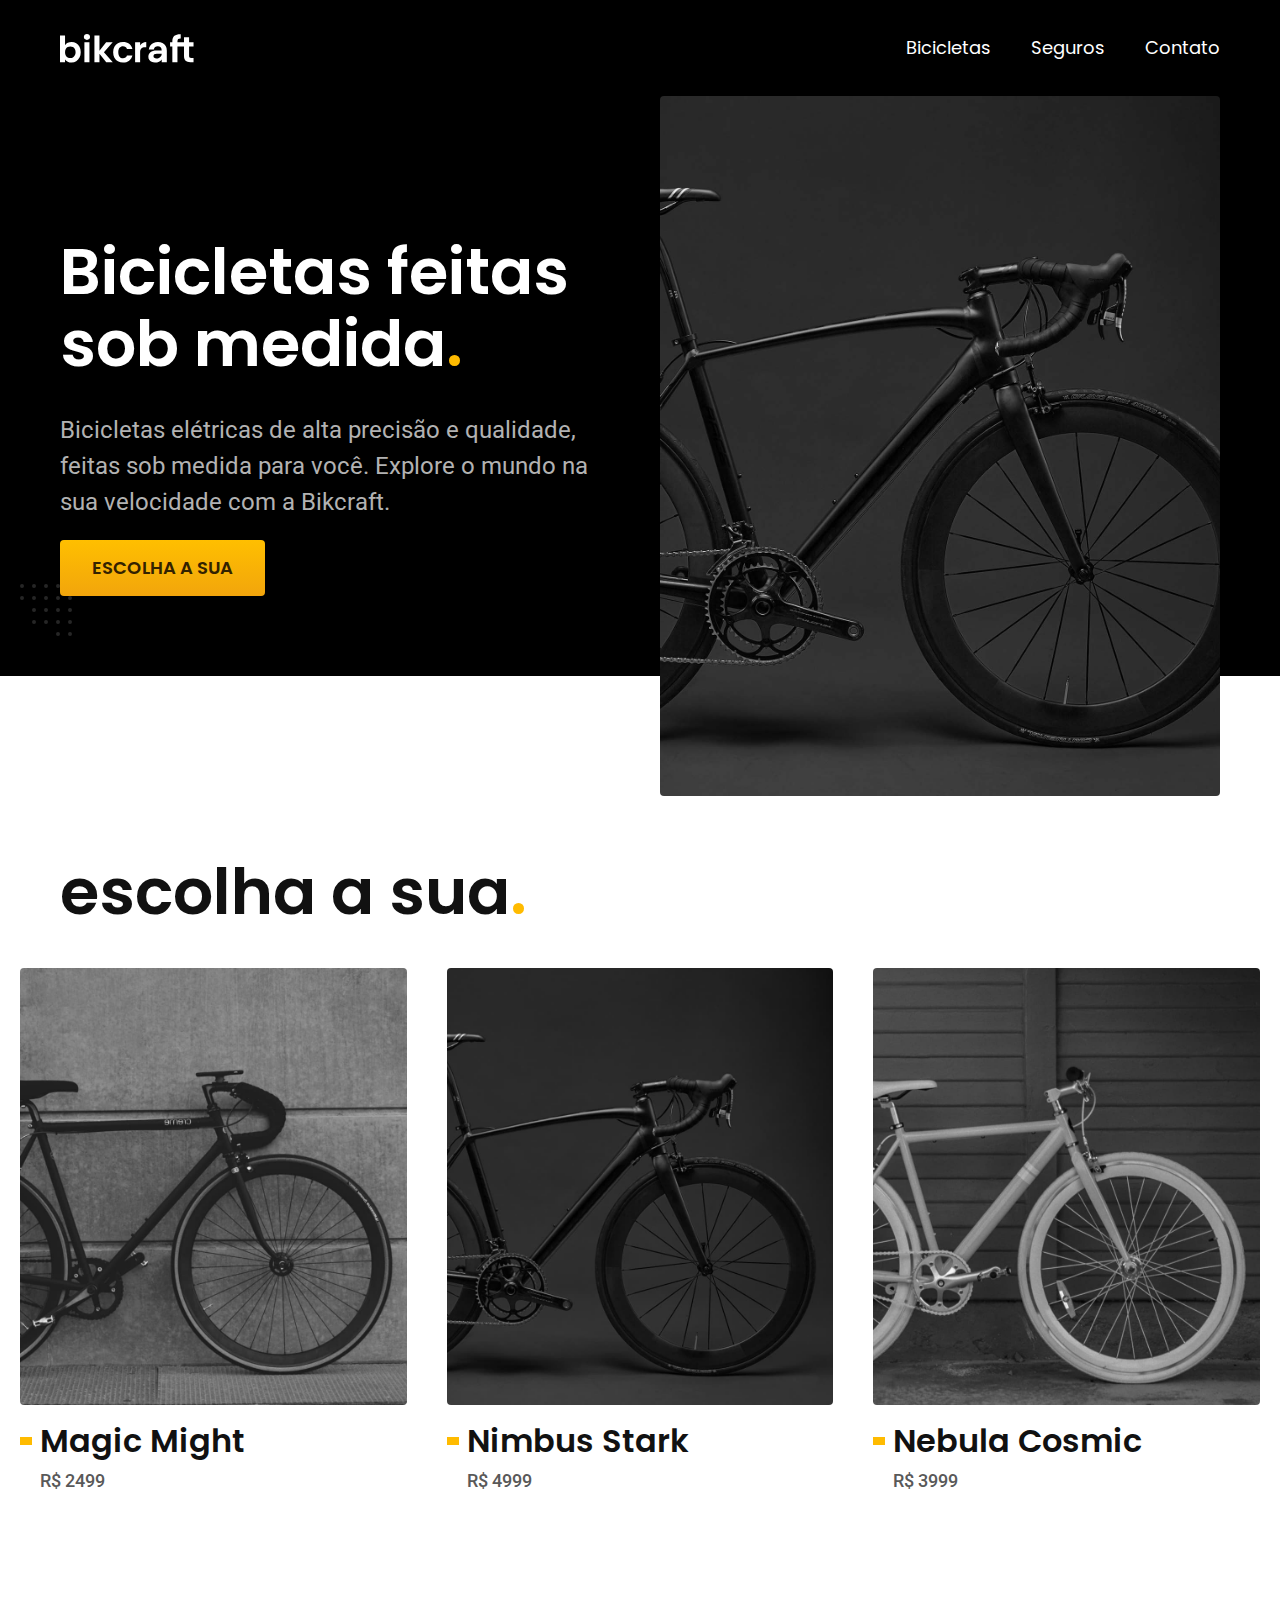
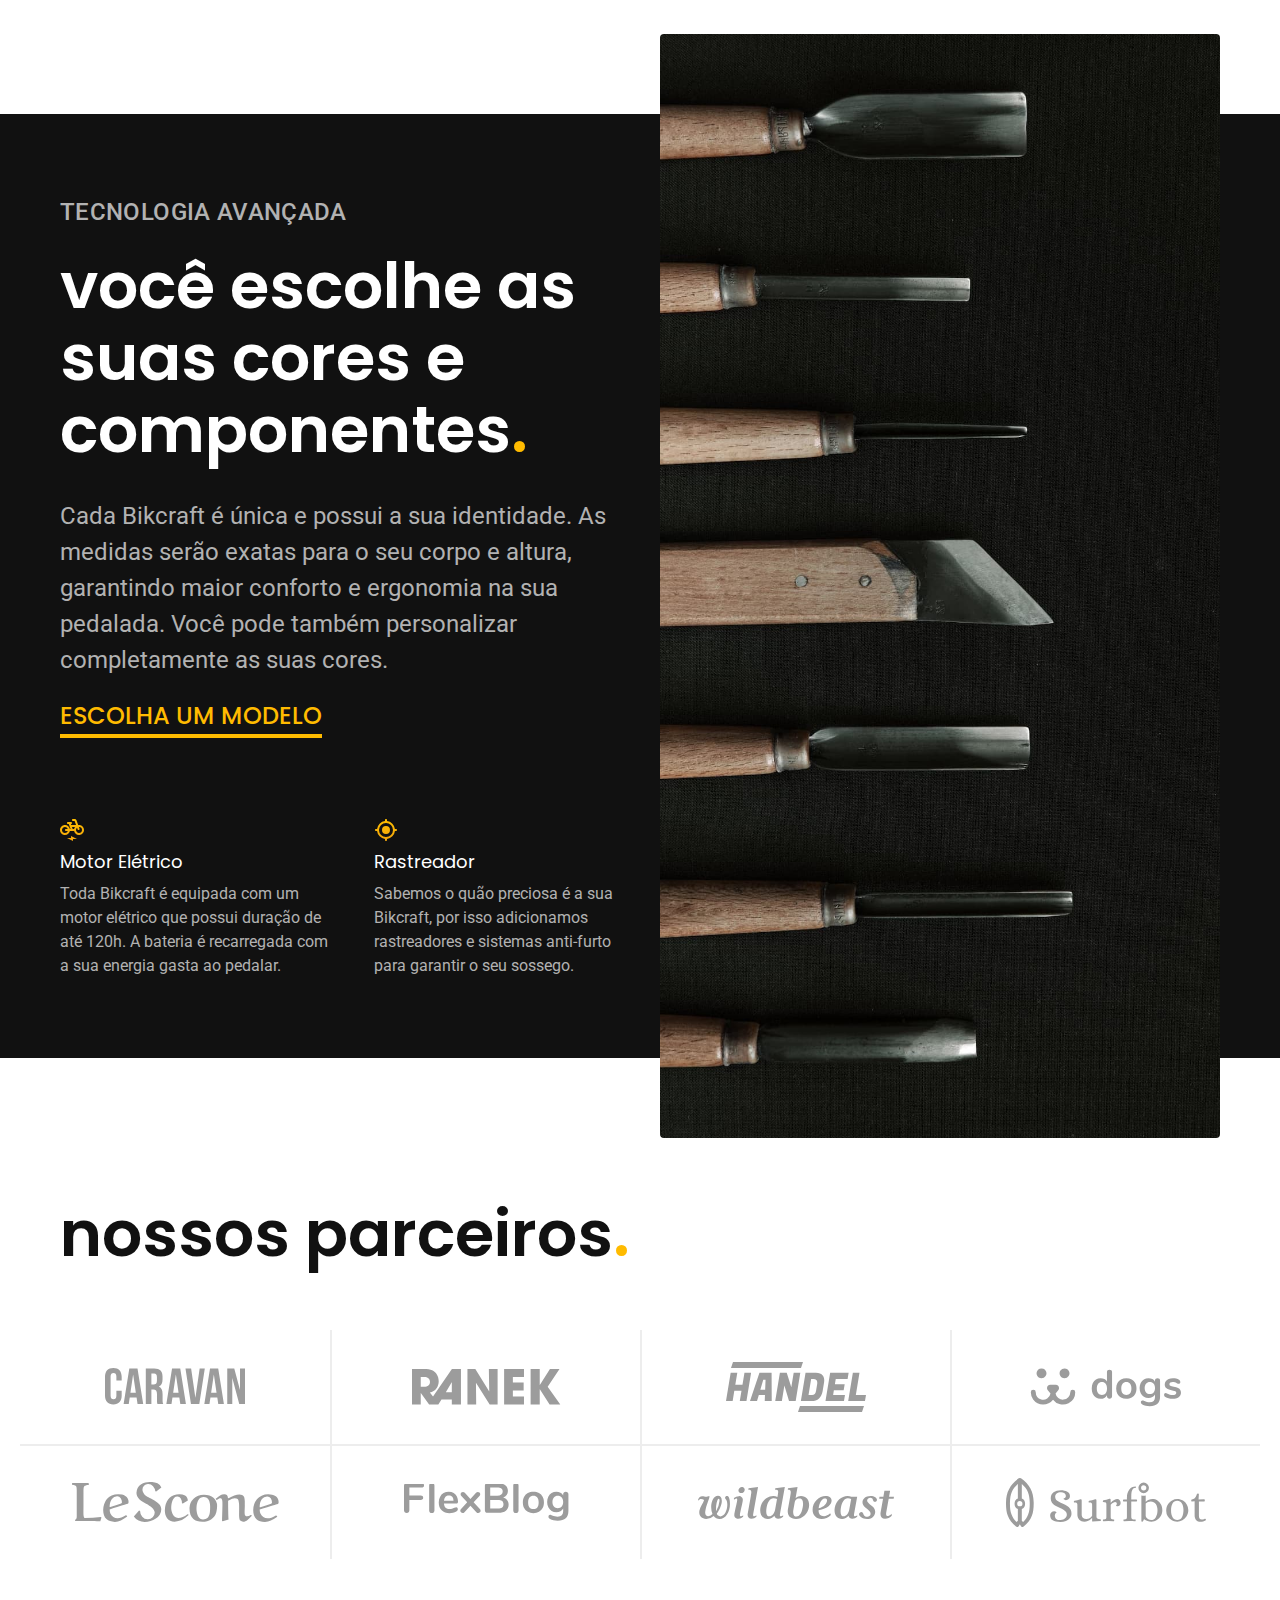
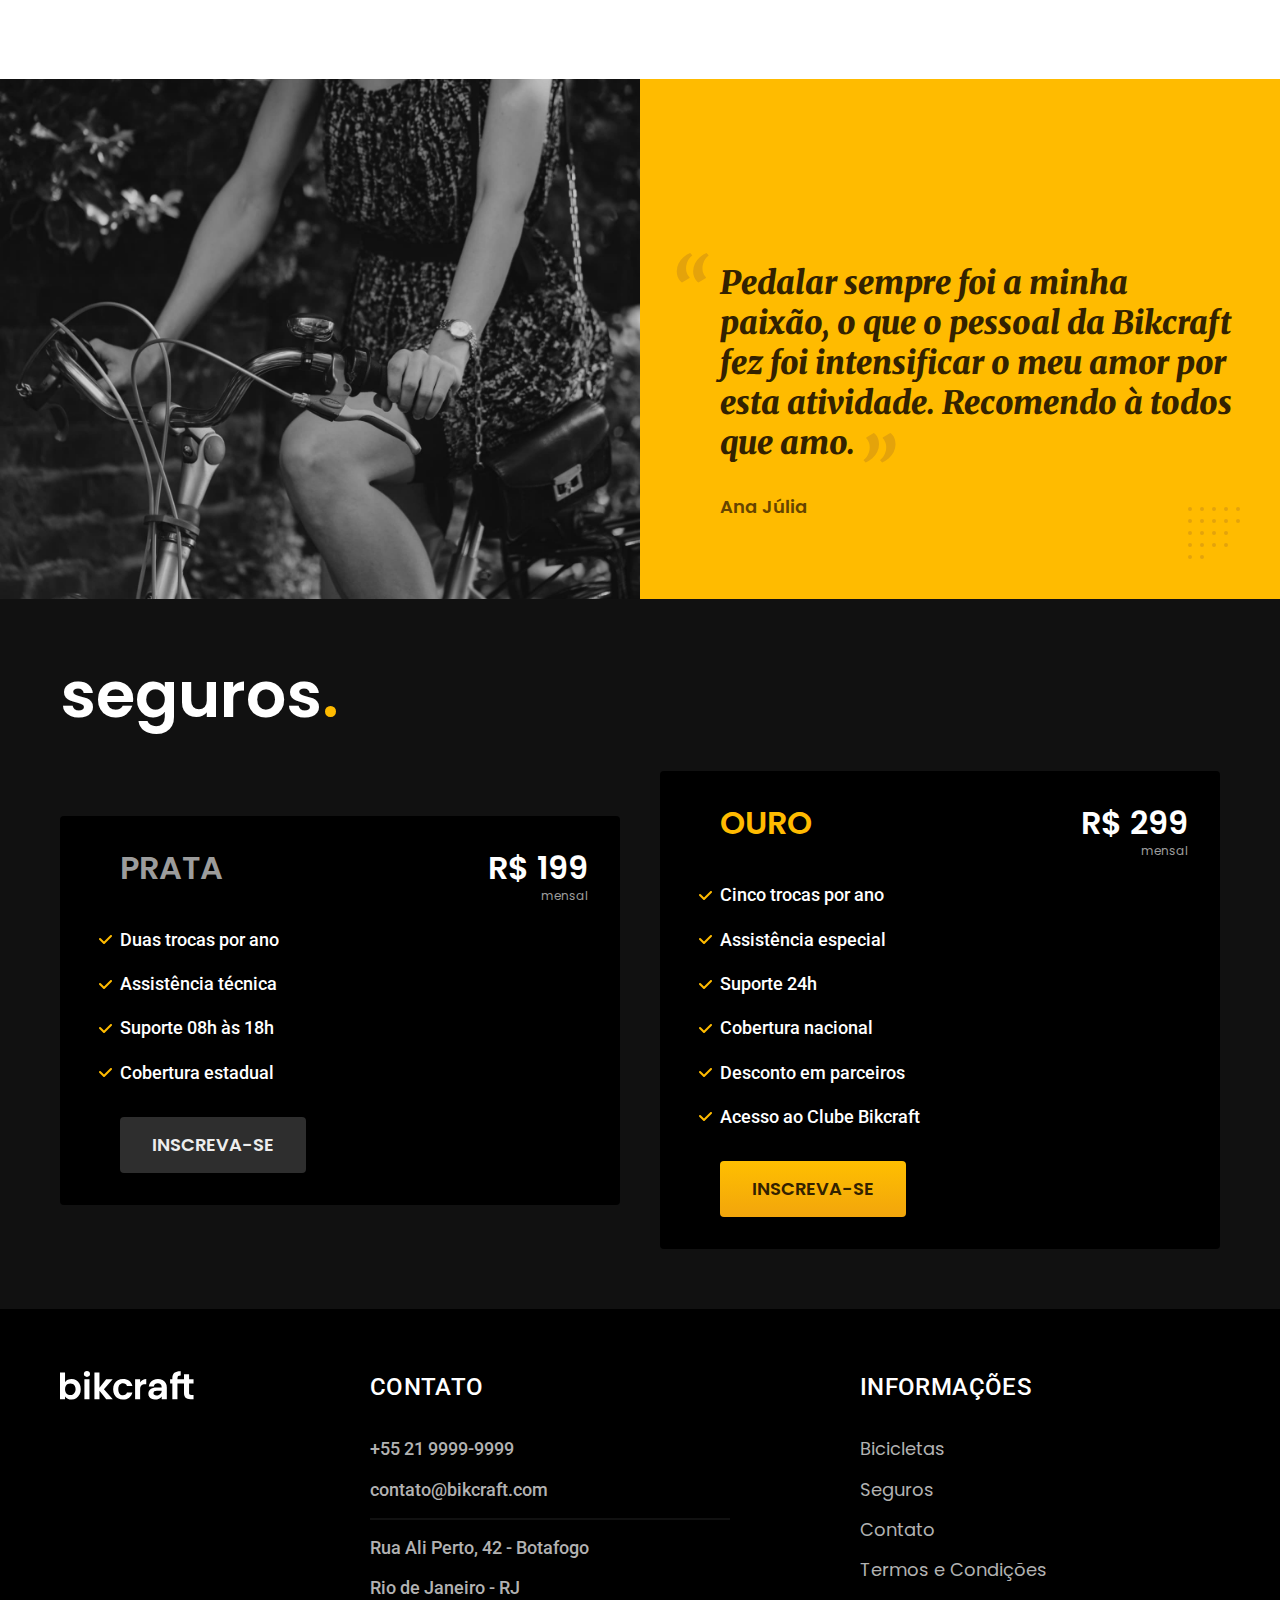
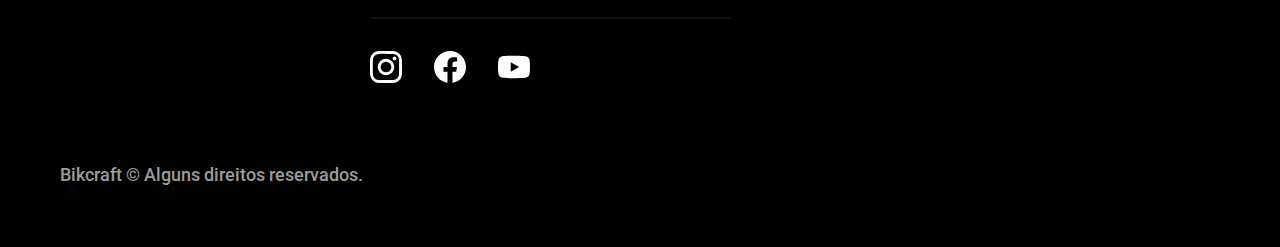
<file: index.html>
<!DOCTYPE html>
<html lang="pt-br">

<head>
  <meta charset="UTF-8">
  <meta name="viewport" content="width=device-width, initial-scale=1.0">

  <title>Bikcraft - Bicicletas Elétricas</title>
  <meta name="description" content="Bicicletas elétricas de alta precisão e qualidade, feitas sob medida para o cliente. Explore o mundo na sua velocidade com a Bikcraft.">

  <link rel="icon" href="/favicon.svg" type="image/svg+xml">
  <link rel="preload" href="./css/style.min.css" as="style">
  <link rel="stylesheet" href="./css/style.min.css">

  <script>document.documentElement.classList.add('js')</script>

  <link rel="preconnect" href="https://fonts.googleapis.com">
  <link rel="preconnect" href="https://fonts.gstatic.com" crossorigin>
  <link href="https://fonts.googleapis.com/css2?family=Merriweather:ital,wght@1,900&family=Poppins:wght@400;600&family=Roboto:wght@400;500&display=swap" rel="stylesheet">
</head>

<body>
  <header class="header-bg">
    <div class="header container">
      <a href="./">
        <img src="./img/bikcraft.svg" width="136" height="32" alt="Bikcraft">
      </a>

      <nav aria-label="primaria">
        <ul class="header-menu font-1-m cor-0">
          <li><a href="./bicicletas.html">Bicicletas</a></li>
          <li><a href="./seguros.html">Seguros</a></li>
          <li><a href="./contato.html">Contato</a></li>
        </ul>
      </nav>
    </div>
  </header>

  <main class="introducao-bg">
    <div class="introducao container">
      <div class="introducao-conteudo">
        <h1 class="font-1-xxl cor-0 fadeInDown" data-anime="200">Bicicletas feitas sob medida<span class="cor-p1">.</span></h1>
        <p data-anime="400" class="font-2-l cor-5 fadeInDown">Bicicletas elétricas de alta precisão e qualidade, feitas sob medida para você. Explore o mundo na sua velocidade com a Bikcraft.</p>
        <a data-anime="600" class="botao fadeInDown" href="./bicicletas.html">Escolha a sua</a>
      </div>
      <picture data-anime="800" class=" fadeInDown">
        <source media="(max-width: 800px)" srcset="./img/bicicletas/nimbus.jpg">
        <img src="./img/fotos/introducao.jpg" width="1280" height="1600" alt="Bicicleta elétrica preta.">
      </picture>
    </div>
  </main>

  <article class="bicicletas-lista">
    <h2 class="container font-1-xxl">escolha a sua<span class="cor-p1">.</span></h2>

    <ul>
      <li>
        <a href="./bicicletas/magic.html">
          <img src="./img/bicicletas/magic-home.jpg" alt="Bicicleta preta" width="920" height="1040">
          <h3 class="font-1-xl">Magic Might</h3>
          <span class="font-2-m cor-8">R$ 2499</span>
        </a>
      </li>
      <li>
        <a href="./bicicletas/nimbus.html">
          <img src="./img/bicicletas/nimbus-home.jpg" alt="Bicicleta preta" width="920" height="1040">
          <h3 class="font-1-xl">Nimbus Stark</h3>
          <span class="font-2-m cor-8">R$ 4999</span>
        </a>
      </li>
      <li>
        <a href="./bicicletas/nebula.html">
          <img src="./img/bicicletas/nebula-home.jpg" alt="Bicicleta preta" width="920" height="1040">
          <h3 class="font-1-xl">Nebula Cosmic</h3>
          <span class="font-2-m cor-8">R$ 3999</span>
        </a>
      </li>
    </ul>
  </article>

  <article class="tecnologia-bg">
    <div class="tecnologia container">
      <div class="tecnologia-conteudo">
        <span class="font-2-l-b cor-5">Tecnologia Avançada</span>
        <h2 class="font-1-xxl cor-0">você escolhe as suas cores e componentes<span class="cor-p1">.</span></h2>
        <p class="font-2-l cor-5">Cada Bikcraft é única e possui a sua identidade. As medidas serão exatas para o seu corpo e altura, garantindo maior conforto e ergonomia na sua pedalada. Você pode também personalizar completamente as suas cores.</p>
        <a class="link" href="./bicicletas.html">Escolha um modelo</a>
        <div class="tecnologia-vantagens">
          <div>
            <img src="./img/icones/eletrica.svg" width="24" height="24" alt="">
            <h3 class="font-1-m cor-0">Motor Elétrico</h3>
            <p class="font-2-s cor-5">Toda Bikcraft é equipada com um motor elétrico que possui duração de até 120h. A bateria é recarregada com a sua energia gasta ao pedalar.</p>
          </div>
          <div>
            <img src="./img/icones/rastreador.svg" width="24" height="24" alt="">
            <h3 class="font-1-m cor-0">Rastreador</h3>
            <p class="font-2-s cor-5">Sabemos o quão preciosa é a sua Bikcraft, por isso adicionamos rastreadores e sistemas anti-furto para garantir o seu sossego.</p>
          </div>
        </div>
      </div>
      <div class="tecnologia-imagem">
        <img src="./img/fotos/tecnologia.jpg" width="1200" height="1920" alt="">
      </div>
    </div>
  </article>

  <section class="parceiros" aria-label="Nossos Parceiros">
    <h2 class="container font-1-xxl">nossos parceiros<span class="cor-p1">.</span></h2>

    <ul>
      <li><img src="./img/parceiros/caravan.svg" alt="Caravan" width="140" height="38"></li>
      <li><img src="./img/parceiros/ranek.svg" alt="Ranek" width="149" height="36"></li>
      <li><img src="./img/parceiros/handel.svg" alt="Handel" width="140" height="50"></li>
      <li><img src="./img/parceiros/dogs.svg" alt="Dogs" width="152" height="39"></li>
      <li><img src="./img/parceiros/lescone.svg" alt="LeScone" width="208" height="41"></li>
      <li><img src="./img/parceiros/flexblog.svg" alt="FlexBlog" width="165" height="38"></li>
      <li><img src="./img/parceiros/wildbeast.svg" alt="Wildbeast" width="196" height="34"></li>
      <li><img src="./img/parceiros/surfbot.svg" alt="Surfbot" width="200" height="49"></li>
    </ul>
  </section>

  <section class="depoimento" aria-label="Depoimento">
    <div>
      <img src="./img/fotos/depoimento.jpg" width="1560" height="1360" alt="Pessoa pedalando uma bicicleta Bikcraft">
    </div>
    <div class="depoimento-conteudo">
      <blockquote class="font-1-xl cor-p5">
        <p>Pedalar sempre foi a minha paixão, o que o pessoal da Bikcraft fez foi intensificar o meu amor por esta atividade. Recomendo à todos que amo.</p>
      </blockquote>
      <span class="font-1-m-b cor-p4">Ana Júlia</span>
    </div>
  </section>

  <article class="seguros-bg">
    <div class="seguros container">
      <h2 class="font-1-xxl cor-0">seguros<span class="cor-p1">.</span></h2>
      <div class="seguros-item">
        <h3 class="font-1-xl cor-6">PRATA</h3>
        <span class="font-1-xl cor-0">R$ 199 <span class="font-1-xs cor-6">mensal</span></span>
        <ul class="font-2-m cor-0">
          <li>Duas trocas por ano</li>
          <li>Assistência técnica</li>
          <li>Suporte 08h às 18h</li>
          <li>Cobertura estadual</li>
        </ul>
        <a class="botao secundario" href="./orcamento.html?tipo=seguro&produto=prata">Inscreva-se</a>
      </div>

      <div class="seguros-item">
        <h3 class="font-1-xl cor-p1">OURO</h3>
        <span class="font-1-xl cor-0">R$ 299 <span class="font-1-xs cor-6">mensal</span></span>
        <ul class="font-2-m cor-0">
          <li>Cinco trocas por ano</li>
          <li>Assistência especial</li>
          <li>Suporte 24h</li>
          <li>Cobertura nacional</li>
          <li>Desconto em parceiros</li>
          <li>Acesso ao Clube Bikcraft</li>
        </ul>
        <a class="botao" href="./orcamento.html?tipo=seguro&produto=ouro">Inscreva-se</a>
      </div>
    </div>
  </article>

  <footer class="footer-bg">
    <div class="footer container">
      <img src="./img/bikcraft.svg" width="136" height="32" alt="Bikcraft">
      <div class="footer-contato">
        <h3 class="font-2-l-b cor-0">Contato</h3>
        <ul class="font-2-m cor-5">
          <li><a href="tel:+552199999999">+55 21 9999-9999</a></li>
          <li><a href="mailto:contato@bikcraft.com">contato@bikcraft.com</a></li>
          <li>Rua Ali Perto, 42 - Botafogo</li>
          <li>Rio de Janeiro - RJ</li>
        </ul>
        <div class="footer-redes">
          <a href="./">
            <img src="./img/redes/instagram.svg" width="32" height="32" alt="Instagram">
          </a>
          <a href="./">
            <img src="./img/redes/facebook.svg" width="32" height="32" alt="Facebook">
          </a>
          <a href="./">
            <img src="./img/redes/youtube.svg" width="32" height="32" alt="Youtube">
          </a>
        </div>
      </div>
      <div class="footer-informacoes">
        <h3 class="font-2-l-b cor-0">Informações</h3>
        <nav>
          <ul class="font-1-m cor-5">
            <li><a href="./bicicletas.html">Bicicletas</a></li>
            <li><a href="./seguros.html">Seguros</a></li>
            <li><a href="./contato.html">Contato</a></li>
            <li><a href="./termos.html">Termos e Condições</a></li>
          </ul>
        </nav>
      </div>
      <p class="footer-copy font-2-m cor-6">Bikcraft © Alguns direitos reservados.</p>
    </div>
  </footer>

  <script src="./plugins/simple-anime.js"></script>
  <script src="./js/script.js"></script>
</body>

</html>
</file>
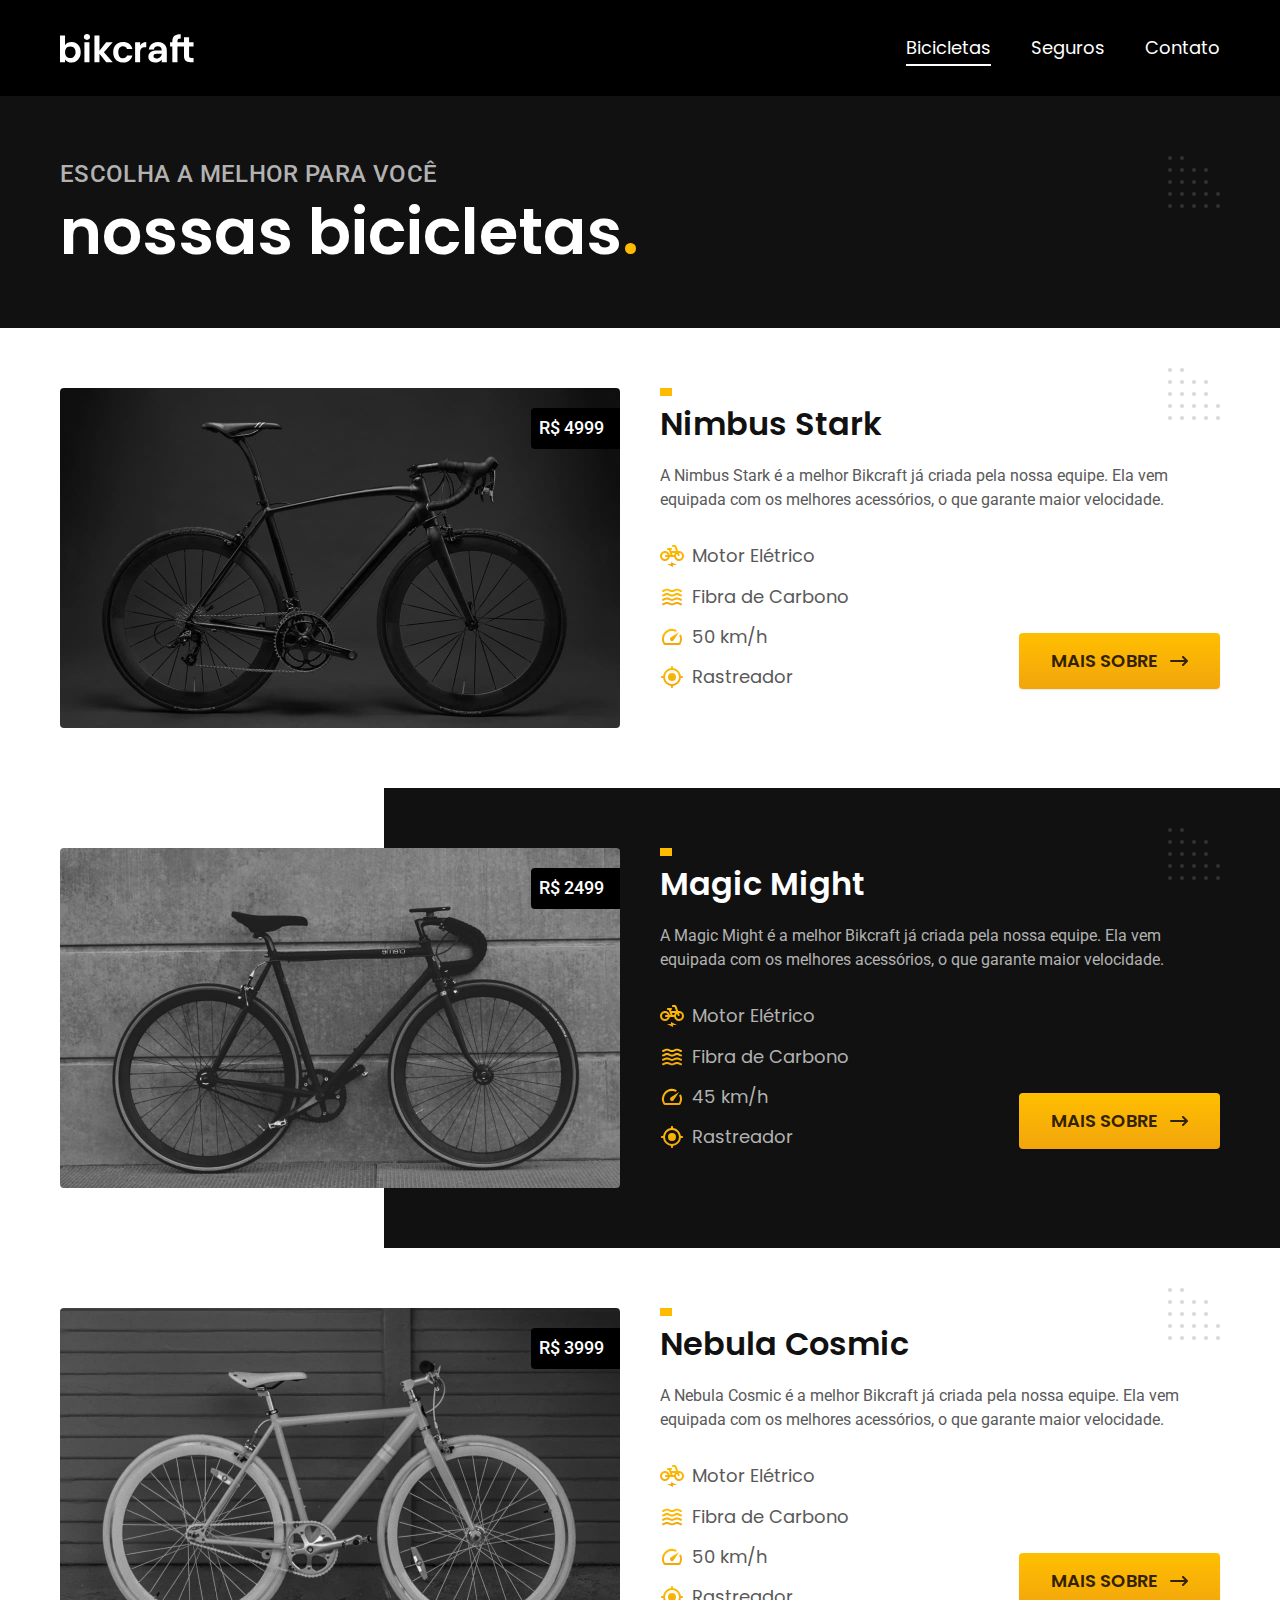
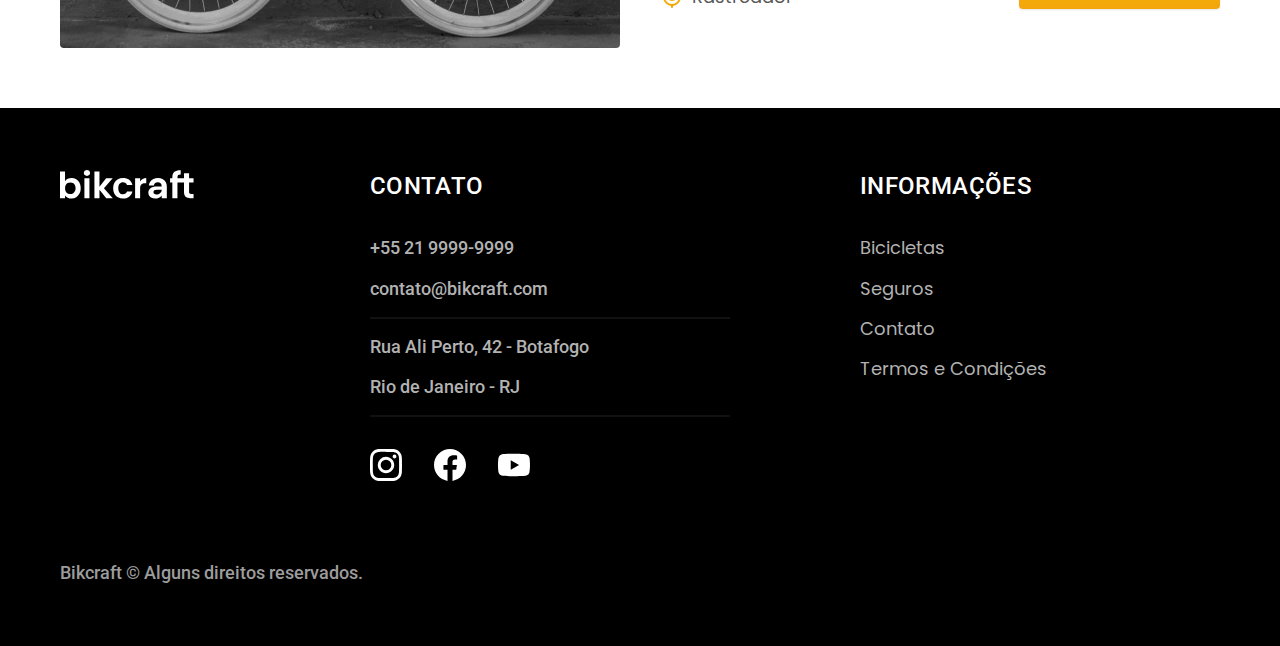
<file: bicicletas.html>
<!DOCTYPE html>
<html lang="pt-br">

<head>
  <meta charset="UTF-8">
  <meta name="viewport" content="width=device-width, initial-scale=1.0">

  <title>Bicicletas | Bikcraft</title>
  <meta name="description" content="Bicicletas">

  <link rel="icon" href="/favicon.svg" type="image/svg+xml">
  <link rel="preload" href="./css/style.min.css" as="style">
  <link rel="stylesheet" href="./css/style.min.css">
  <script>document.documentElement.classList.add('js')</script>

  <link rel="preconnect" href="https://fonts.googleapis.com">
  <link rel="preconnect" href="https://fonts.gstatic.com" crossorigin>
  <link href="https://fonts.googleapis.com/css2?family=Merriweather:ital,wght@1,900&family=Poppins:wght@400;600&family=Roboto:wght@400;500&display=swap" rel="stylesheet">
</head>

<body id="bicicletas">
  <header class="header-bg">
    <div class="header container">
      <a href="./">
        <img src="./img/bikcraft.svg" alt="Bikcraft">
      </a>

      <nav aria-label="primaria">
        <ul class="header-menu font-1-m cor-0">
          <li><a href="./bicicletas.html">Bicicletas</a></li>
          <li><a href="./seguros.html">Seguros</a></li>
          <li><a href="./contato.html">Contato</a></li>
        </ul>
      </nav>
    </div>
  </header>

  <main>
    <div class="titulo-bg">
      <div class="titulo container">
        <p class="font-2-l-b cor-5">Escolha a melhor para você</p>
        <h1 class="font-1-xxl cor-0">nossas bicicletas<span class="cor-p1">.</span></h1>
      </div>
    </div>

    <div class="bicicletas container fadeInLeft" data-anime="100">
      <div class="bicicletas-imagem">
        <img src="./img/bicicletas/nimbus.jpg" alt="Bicicleta preta">
        <span class="font-2-m cor-0">R$ 4999</span>
      </div>
      <div class="bicicletas-conteudo">
        <h2 class="font-1-xl">Nimbus Stark</h2>
        <p class="font-2-s cor-8">A Nimbus Stark é a melhor Bikcraft já criada pela nossa equipe. Ela vem equipada com os melhores acessórios, o que garante maior velocidade.</p>
        <ul class="font-1-m cor-8">
          <li>
            <img src="./img/icones/eletrica.svg" alt="">
            Motor Elétrico
          </li>
          <li>
            <img src="./img/icones/carbono.svg" alt="">
            Fibra de Carbono
          </li>
          <li>
            <img src="./img/icones/velocidade.svg" alt="">
            50 km/h
          </li>
          <li>
            <img src="./img/icones/rastreador.svg" alt="">
            Rastreador
          </li>
        </ul>
        <a class="botao seta" href="./bicicletas/nimbus.html">Mais Sobre</a>
      </div>
    </div>

    <div class="bicicletas-bg">
      <div class="bicicletas container fadeInLeft" data-anime="200"''>
        <div class="bicicletas-imagem">
          <img src="./img/bicicletas/magic.jpg" alt="Bicicleta preta">
          <span class="font-2-m cor-0">R$ 2499</span>
        </div>
        <div class="bicicletas-conteudo">
          <h2 class="font-1-xl cor-0">Magic Might</h2>
          <p class="font-2-s cor-5">A Magic Might é a melhor Bikcraft já criada pela nossa equipe. Ela vem equipada com os melhores acessórios, o que garante maior velocidade.</p>
          <ul class="font-1-m cor-5">
            <li>
              <img src="./img/icones/eletrica.svg" alt="">
              Motor Elétrico
            </li>
            <li>
              <img src="./img/icones/carbono.svg" alt="">
              Fibra de Carbono
            </li>
            <li>
              <img src="./img/icones/velocidade.svg" alt="">
              45 km/h
            </li>
            <li>
              <img src="./img/icones/rastreador.svg" alt="">
              Rastreador
            </li>
          </ul>
          <a class="botao seta" href="./bicicletas/magic.html">Mais Sobre</a>
        </div>
      </div>
    </div>

    <div class="bicicletas container fadeInLeft" data-anime="300">
      <div class="bicicletas-imagem">
        <img src="./img/bicicletas/nebula.jpg" alt="Bicicleta preta">
        <span class="font-2-m cor-0">R$ 3999</span>
      </div>
      <div class="bicicletas-conteudo">
        <h2 class="font-1-xl">Nebula Cosmic</h2>
        <p class="font-2-s cor-8">A Nebula Cosmic é a melhor Bikcraft já criada pela nossa equipe. Ela vem equipada com os melhores acessórios, o que garante maior velocidade.</p>
        <ul class="font-1-m cor-8">
          <li>
            <img src="./img/icones/eletrica.svg" alt="">
            Motor Elétrico
          </li>
          <li>
            <img src="./img/icones/carbono.svg" alt="">
            Fibra de Carbono
          </li>
          <li>
            <img src="./img/icones/velocidade.svg" alt="">
            50 km/h
          </li>
          <li>
            <img src="./img/icones/rastreador.svg" alt="">
            Rastreador
          </li>
        </ul>
        <a class="botao seta" href="./bicicletas/nebula.html">Mais Sobre</a>
      </div>
    </div>

  </main>

  <footer class="footer-bg">
    <div class="footer container">
      <img src="./img/bikcraft.svg" alt="Bikcraft">
      <div class="footer-contato">
        <h3 class="font-2-l-b cor-0">Contato</h3>
        <ul class="font-2-m cor-5">
          <li><a href="tel:+552199999999">+55 21 9999-9999</a></li>
          <li><a href="mailto:contato@bikcraft.com">contato@bikcraft.com</a></li>
          <li>Rua Ali Perto, 42 - Botafogo</li>
          <li>Rio de Janeiro - RJ</li>
        </ul>
        <div class="footer-redes">
          <a href="./">
            <img src="./img/redes/instagram.svg" alt="Instagram">
          </a>
          <a href="./">
            <img src="./img/redes/facebook.svg" alt="Facebook">
          </a>
          <a href="./">
            <img src="./img/redes/youtube.svg" alt="Youtube">
          </a>
        </div>
      </div>
      <div class="footer-informacoes">
        <h3 class="font-2-l-b cor-0">Informações</h3>
        <nav>
          <ul class="font-1-m cor-5">
            <li><a href="./bicicletas.html">Bicicletas</a></li>
            <li><a href="./seguros.html">Seguros</a></li>
            <li><a href="./contato.html">Contato</a></li>
            <li><a href="./termos.html">Termos e Condições</a></li>
          </ul>
        </nav>
      </div>
      <p class="footer-copy font-2-m cor-6">Bikcraft © Alguns direitos reservados.</p>
    </div>
  </footer>
  <script src="./plugins/simple-anime.js"></script>
  <script src="./js/script.js"></script>
  
</body>

</html>
</file>
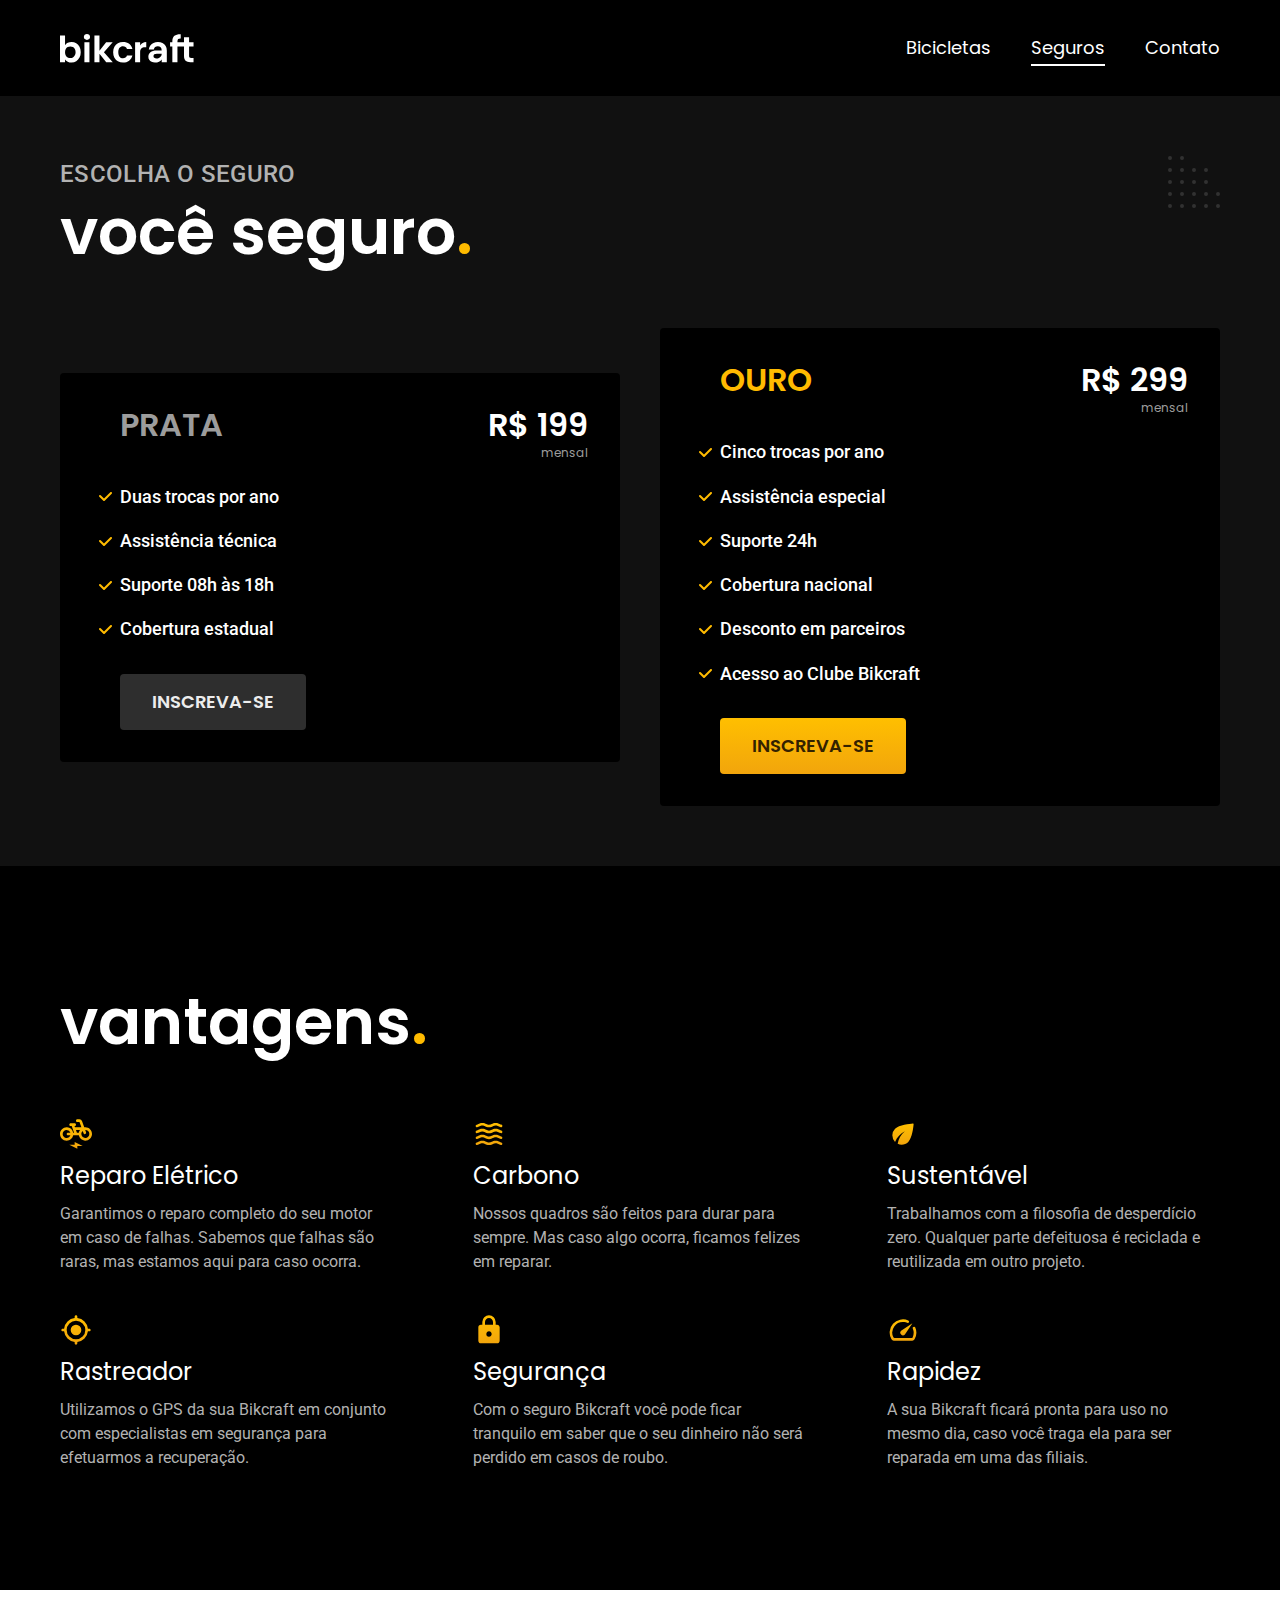
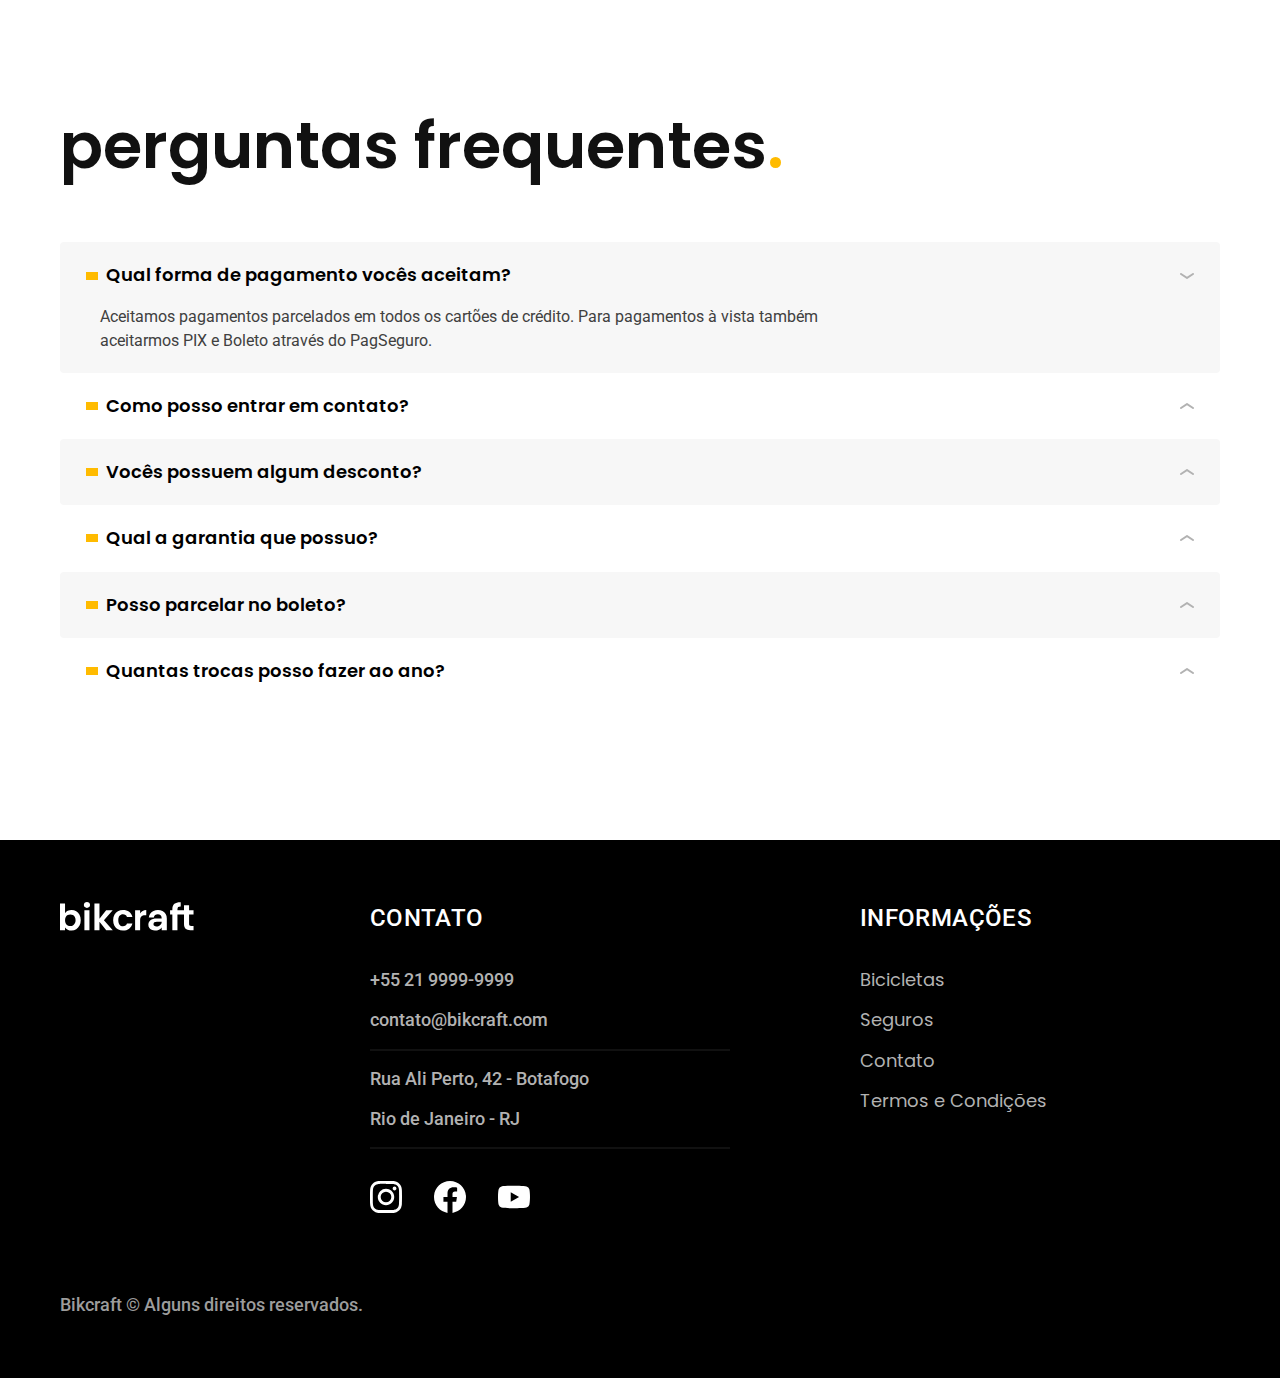
<file: seguros.html>
<!DOCTYPE html>
<html lang="pt-br">

<head>
  <meta charset="UTF-8">
  <meta name="viewport" content="width=device-width, initial-scale=1.0">

  <title>Seguros | Bikcraft</title>
  <meta name="description" content="Seguros.">

  <link rel="icon" href="/favicon.svg" type="image/svg+xml">
  <link rel="preload" href="./css/style.min.css" as="style">
  <link rel="stylesheet" href="./css/style.min.css">
  <script>document.documentElement.classList.add('js')</script>

  <link rel="preconnect" href="https://fonts.googleapis.com">
  <link rel="preconnect" href="https://fonts.gstatic.com" crossorigin>
  <link href="https://fonts.googleapis.com/css2?family=Merriweather:ital,wght@1,900&family=Poppins:wght@400;600&family=Roboto:wght@400;500&display=swap" rel="stylesheet">
</head>

<body id="seguros">
  <header class="header-bg">
    <div class="header container">
      <a href="./">
        <img src="./img/bikcraft.svg" alt="Bikcraft">
      </a>

      <nav aria-label="primaria">
        <ul class="header-menu font-1-m cor-0">
          <li><a href="./bicicletas.html">Bicicletas</a></li>
          <li><a href="./seguros.html">Seguros</a></li>
          <li><a href="./contato.html">Contato</a></li>
        </ul>
      </nav>
    </div>
  </header>

  <main class="seguros-bg">
    <div class="titulo-bg">
      <div class="titulo container">
        <p class="font-2-l-b cor-5">Escolha o seguro</p>
        <h1 class="font-1-xxl cor-0">você seguro<span class="cor-p1">.</span></h1>
      </div>
    </div>

    <div class="seguros container">

      <div class="seguros-item fadeInDown" data-anime="400">
        <h3 class="font-1-xl cor-6">PRATA</h3>
        <span class="font-1-xl cor-0">R$ 199 <span class="font-1-xs cor-6">mensal</span></span>
        <ul class="font-2-m cor-0">
          <li>Duas trocas por ano</li>
          <li>Assistência técnica</li>
          <li>Suporte 08h às 18h</li>
          <li>Cobertura estadual</li>
        </ul>
        <a class="botao secundario" href="./orcamento.html?tipo=seguro&produto=prata">Inscreva-se</a>
      </div>

      <div class="seguros-item fadeInDown" data-anime="400">
        <h3 class="font-1-xl cor-p1">OURO</h3>
        <span class="font-1-xl cor-0">R$ 299 <span class="font-1-xs cor-6">mensal</span></span>
        <ul class="font-2-m cor-0">
          <li>Cinco trocas por ano</li>
          <li>Assistência especial</li>
          <li>Suporte 24h</li>
          <li>Cobertura nacional</li>
          <li>Desconto em parceiros</li>
          <li>Acesso ao Clube Bikcraft</li>
        </ul>
        <a class="botao" href="./orcamento.html?tipo=seguro&produto=ouro">Inscreva-se</a>
      </div>
    </div>
  </main>

  <article class="vantagens-bg">
    <div class="vantagens container">
      <h2 class="font-1-xxl cor-0">vantagens<span class="cor-p1">.</span></h2>
      <ul>
        <li>
          <img src="./img/icones/eletrica.svg" alt="">
          <h3 class="font-1-l cor-0">Reparo Elétrico</h3>
          <p class="font-2-s cor-5">Garantimos o reparo completo do seu motor em caso de falhas. Sabemos que falhas são raras, mas estamos aqui para caso ocorra.</p>
        </li>
        <li>
          <img src="./img/icones/carbono.svg" alt="">
          <h3 class="font-1-l cor-0">Carbono</h3>
          <p class="font-2-s cor-5">Nossos quadros são feitos para durar para sempre. Mas caso algo ocorra, ficamos felizes em reparar.</p>
        </li>
        <li>
          <img src="./img/icones/sustentavel.svg" alt="">
          <h3 class="font-1-l cor-0">Sustentável</h3>
          <p class="font-2-s cor-5">Trabalhamos com a filosofia de desperdício zero. Qualquer parte defeituosa é reciclada e reutilizada em outro projeto.</p>
        </li>
        <li>
          <img src="./img/icones/rastreador.svg" alt="">
          <h3 class="font-1-l cor-0">Rastreador</h3>
          <p class="font-2-s cor-5">Utilizamos o GPS da sua Bikcraft em conjunto com especialistas em segurança para efetuarmos a recuperação.</p>
        </li>
        <li>
          <img src="./img/icones/seguro.svg" alt="">
          <h3 class="font-1-l cor-0">Segurança</h3>
          <p class="font-2-s cor-5">Com o seguro Bikcraft você pode ficar tranquilo em saber que o seu dinheiro não será perdido em casos de roubo.</p>
        </li>
        <li>
          <img src="./img/icones/velocidade.svg" alt="">
          <h3 class="font-1-l cor-0">Rapidez</h3>
          <p class="font-2-s cor-5">A sua Bikcraft ficará pronta para uso no mesmo dia, caso você traga ela para ser reparada em uma das filiais.</p>
        </li>
      </ul>
    </div>
  </article>

  <article class="perguntas container">
    <h2 class="font-1-xxl">perguntas frequentes<span class="cor-p1">.</span></h2>

    <dl>
      <div>
        <dt><button class="font-1-m-b" aria-controls="pergunta1" aria-expanded="true">Qual forma de pagamento vocês aceitam?</button></dt>
        <dd id="pergunta1" class="font-2-s cor-9  expanded">Aceitamos pagamentos parcelados em todos os cartões de crédito. Para pagamentos à vista também aceitarmos PIX e Boleto através do PagSeguro.</dd>
      </div>
      <div>
        <dt><button class="font-1-m-b" aria-controls="pergunta2" aria-expanded="false">Como posso entrar em contato?</button></dt>
        <dd id="pergunta2" class="font-2-s cor-9">Aceitamos pagamentos parcelados em todos os cartões de crédito. Para pagamentos à vista também aceitarmos PIX e Boleto através do PagSeguro.</dd>
      </div>
      <div>
        <dt><button class="font-1-m-b" aria-controls="pergunta3" aria-expanded="false">Vocês possuem algum desconto?</button></dt>
        <dd id="pergunta3" class="font-2-s cor-9">Aceitamos pagamentos parcelados em todos os cartões de crédito. Para pagamentos à vista também aceitarmos PIX e Boleto através do PagSeguro.</dd>
      </div>
      <div>
        <dt><button class="font-1-m-b" aria-controls="pergunta4" aria-expanded="false">Qual a garantia que possuo?</button></dt>
        <dd id="pergunta4" class="font-2-s cor-9">Aceitamos pagamentos parcelados em todos os cartões de crédito. Para pagamentos à vista também aceitarmos PIX e Boleto através do PagSeguro.</dd>
      </div>
      <div>
        <dt><button class="font-1-m-b" aria-controls="pergunta5" aria-expanded="false">Posso parcelar no boleto?</button></dt>
        <dd id="pergunta5" class="font-2-s cor-9">Aceitamos pagamentos parcelados em todos os cartões de crédito. Para pagamentos à vista também aceitarmos PIX e Boleto através do PagSeguro.</dd>
      </div>
      <div>
        <dt><button class="font-1-m-b" aria-controls="pergunta6" aria-expanded="false">Quantas trocas posso fazer ao ano?</button></dt>
        <dd id="pergunta6" class="font-2-s cor-9">Aceitamos pagamentos parcelados em todos os cartões de crédito. Para pagamentos à vista também aceitarmos PIX e Boleto através do PagSeguro.</dd>
      </div>
    </dl>
  </article>

  <footer class="footer-bg">
    <div class="footer container">
      <img src="./img/bikcraft.svg" alt="Bikcraft">
      <div class="footer-contato">
        <h3 class="font-2-l-b cor-0">Contato</h3>
        <ul class="font-2-m cor-5">
          <li><a href="tel:+552199999999">+55 21 9999-9999</a></li>
          <li><a href="mailto:contato@bikcraft.com">contato@bikcraft.com</a></li>
          <li>Rua Ali Perto, 42 - Botafogo</li>
          <li>Rio de Janeiro - RJ</li>
        </ul>
        <div class="footer-redes">
          <a href="./">
            <img src="./img/redes/instagram.svg" alt="Instagram">
          </a>
          <a href="./">
            <img src="./img/redes/facebook.svg" alt="Facebook">
          </a>
          <a href="./">
            <img src="./img/redes/youtube.svg" alt="Youtube">
          </a>
        </div>
      </div>
      <div class="footer-informacoes">
        <h3 class="font-2-l-b cor-0">Informações</h3>
        <nav>
          <ul class="font-1-m cor-5">
            <li><a href="./bicicletas.html">Bicicletas</a></li>
            <li><a href="./seguros.html">Seguros</a></li>
            <li><a href="./contato.html">Contato</a></li>
            <li><a href="./termos.html">Termos e Condições</a></li>
          </ul>
        </nav>
      </div>
      <p class="footer-copy font-2-m cor-6">Bikcraft © Alguns direitos reservados.</p>
    </div>
  </footer>
  <script src="./plugins/simple-anime.js"></script>
  <script src="./js/script.js"></script>
</body>

</html>
</file>
<file: css/style.min.css>
body{margin:0;font-family:Arial,Helvetica,sans-serif;color:#111}blockquote,dd,h1,h2,h3,h4,p,ul{margin:0}ul{padding:0;list-style:none}a{text-decoration:none;color:inherit}img{max-width:100%;height:auto;display:block}img[src$=".jpg"]{border-radius:4px}.font-1-xs{font:400 0.75rem/1.35 Poppins,sans-serif}.font-2-xs{font:400 0.875rem/1.43 Roboto,sans-serif}.font-1-s{font:400 1rem/1.5 Poppins,sans-serif}.font-2-s{font:400 1rem/1.5 Roboto,sans-serif}.font-1-m,.font-1-m-b{font:400 1.125rem/1.35 Poppins,sans-serif}.font-1-m-b{font-weight:600}.font-2-m{font:500 1.125rem/1.35 Roboto,sans-serif}.font-1-l{font:400 1.5rem/1.5 Poppins,sans-serif}.font-2-l,.font-2-l-b{font:400 1.5rem/1.5 Roboto,sans-serif}.font-2-l-b{font-weight:500;letter-spacing:.015em;text-transform:uppercase}.font-1-xl{font:600 2rem/1.25 Poppins,sans-serif}.font-2-xl{font:500 2rem/1.25 Roboto,sans-serif}.font-1-xxl{font:600 4rem/1.125 Poppins,sans-serif}@media (max-width:1200px){.font-1-xxl{font-size:3rem}.font-2-l,.font-2-l-b{font-size:1.125rem}}@media (max-width:800px){.font-1-xxl{font-size:2rem}.font-1-xl,.font-2-xl{font-size:1.5rem}}:root{--cor-0:#ffffff;--cor-1:#f7f7f7;--cor-2:#ededed;--cor-3:#dedede;--cor-4:#cccccc;--cor-5:#b2b2b2;--cor-6:#9c9c9c;--cor-7:#717171;--cor-8:#595959;--cor-9:#404040;--cor-10:#2e2e2e;--cor-11:#111111;--cor-12:#000000;--cor-p1:#ffbb00;--cor-p2:#e4a30b;--cor-p3:#a66f00;--cor-p4:#664400;--cor-p5:#332200}.cor-0{color:var(--cor-0)}.cor-1{color:var(--cor-1)}.cor-2{color:var(--cor-2)}.cor-3{color:var(--cor-3)}.cor-4{color:var(--cor-4)}.cor-5{color:var(--cor-5)}.cor-6{color:var(--cor-6)}.cor-7{color:var(--cor-7)}.cor-8{color:var(--cor-8)}.cor-9{color:var(--cor-9)}.cor-10{color:var(--cor-10)}.cor-11{color:var(--cor-11)}.cor-12{color:var(--cor-12)}.cor-p1{color:var(--cor-p1)}.cor-p2{color:var(--cor-p2)}.cor-p3{color:var(--cor-p3)}.cor-p4{color:var(--cor-p4)}.cor-p5{color:var(--cor-p5)}.js .fadeInDown{transform:translate3d(0,-20px,0)}.js .fadeInUp{transform:translate3d(0,20px,0)}.js .fadeInRight{transform:translate3d(20px,0,0)}.js .fadeInLeft{transform:translate3d(-20px,0,0)}.js [data-anime]{opacity:0}.js .anime{opacity:1;transform:none;transition:transform .8s,opacity .8s}.header-bg{background-color:var(--cor-12)}.header{display:flex;flex-wrap:wrap;gap:20px;justify-content:space-between;align-items:center;padding-top:20px;padding-bottom:20px}.header-menu{display:flex;flex-wrap:wrap;gap:40px}.header-menu a{display:inline-block;padding:16px 0;position:relative}.header-menu a:after{content:"";display:block;height:2px;width:0;background:var(--cor-0);margin-top:4px;transition:.3s;position:absolute}.header-menu a.ativo::after,.header-menu a:hover:after{width:100%}@media (max-width:800px){.header-menu{gap:20px}.header-menu a{background:var(--cor-11);padding:12px 16px;border-radius:4px}.header-menu a:hover{background-color:var(--cor-10)}.header a:after{display:none}}@media (max-width:600px){.header-menu{gap:12px}.header-menu a{padding:8px 12px;font-size:14px}}.footer-bg{background-color:var(--cor-12)}.footer{display:grid;grid-template-columns:3fr 5fr 4fr;gap:40px;padding-top:60px;padding-bottom:60px}.footer h3{margin-bottom:32px}.footer-contato ul{margin-bottom:32px}.footer-contato li:nth-child(2n):after{content:"";display:block;max-width:360px;height:2px;background:var(--cor-11);margin-top:16px}.footer li{margin-bottom:16px}.footer-redes{display:flex;gap:32px}.footer a:hover{color:var(--cor-0)}.footer-copy{grid-column:1/-1;margin-top:40px}@media (max-width:800px){.footer>img{display:none}.footer{grid-template-columns:1fr 1fr}}@media (max-width:600px){.footer{grid-template-columns:1fr;gap:60px}.footer-copy{margin-top:0}}.container{box-sizing:border-box;max-width:1200px;padding-left:20px;padding-right:20px;margin-left:auto;margin-right:auto}.botao{display:inline-block;padding:16px 32px;background:linear-gradient(#ffbf00,#f2a50c);border-radius:4px;box-shadow:0 1px 2px rgba(0,0,0,.1);text-transform:uppercase;color:var(--cor-p5);font:600 1.125rem/1.35 Poppins,sans-serif;max-width:max-content;border:none;cursor:pointer}.botao:hover{background:linear-gradient(#ffb60d,#e59317)}.botao.secundario{background:var(--cor-10);color:var(--cor-2)}.botao.secundario:hover{background:var(--cor-9)}.botao.seta{display:flex;align-items:center}.botao.seta::after{content:"";display:inline-block;width:18px;height:10px;margin-left:12px;background:url("../img/icones/seta.svg");transition:transform .2s}.botao.seta:hover::after{transform:translateX(4px)}@media (max-width:600px){.botao{padding:12px 16px;font-size:1rem}}.link{display:inline-block;color:var(--cor-p1);font:500 1.5rem/1.5 Poppins,sans-serif;text-transform:uppercase}.link::after{content:"";display:block;width:100%;height:4px;background-color:currentColor}.link:hover{color:var(--cor-0)}.titulo-bg{padding-top:60px;padding-bottom:60px;background-color:var(--cor-11)}.titulo{background:url("../img/dec/top-right.svg") no-repeat top right 20px}.titulo p{margin-bottom:4px}@media (max-width:800px){.titulo-bg{padding-top:40px;padding-bottom:40px}.titulo p{font-size:1rem;text-transform:lowercase;font-weight:400}}.form{display:grid;grid-template-columns:1fr 1fr;gap:20px}.form label{display:block;font:400 1rem/1.5 Poppins,sans-serif;margin-bottom:4px}.form .col-2{grid-column:span 2}.form input[type=email],.form input[type=text],.form textarea{font:400 1rem/1.5 Roboto,sans-serif;background:var(--cor-1);border:1px solid var(--cor-2);padding:12px;border-radius:4px;width:100%;box-sizing:border-box}.form input[type=email]:focus,.form input[type=text]:focus,.form textarea:focus{outline:0;border-color:var(--cor-p1);background:var(--cor-0);box-shadow:0 0 0 2px #fea}@media (max-width:600px){.form{grid-template-columns:1fr}.form .col-2{grid-column:1}}.introducao-bg{background:var(--cor-12) url("../img/dec/bottom-left.svg") no-repeat bottom 160px left 20px;box-shadow:inset 0 -120px var(--cor-0)}.introducao{display:grid;grid-template-columns:1fr 1fr;gap:0 40px}.introducao-conteudo{align-self:end;padding-bottom:200px}.introducao img{width:100%;height:100%;object-fit:cover;border-radius:4px}.introducao h1{margin-bottom:32px}.introducao p{margin-bottom:20px}@media (max-width:800px){.introducao-bg{background:var(--cor-11);padding-top:40px;box-shadow:inset 0 -60px #fff}.introducao{grid-template-columns:1fr;gap:32px}.introducao-conteudo{padding-bottom:0}.introducao h1{margin-bottom:16px}.introducao img{height:300px;width:100%}}.tecnologia-bg{background-color:var(--cor-11);box-shadow:inset 0 80px var(--cor-0),inset 0 -80px var(--cor-0)}.tecnologia{display:grid;grid-template-columns:1fr 1fr;gap:40px}.tecnologia-imagem img{width:100%;height:100%;object-fit:cover;object-position:left}.tecnologia-conteudo{padding-top:160px;padding-bottom:160px}.tecnologia-conteudo>span{display:block;margin-bottom:20px}.tecnologia-conteudo h2{margin-bottom:32px}.tecnologia-conteudo>p{margin-bottom:20px}.tecnologia a{margin-bottom:80px}.tecnologia-vantagens{display:flex;gap:40px}.tecnologia-vantagens h3{margin-bottom:8px;width:max-content}.tecnologia-vantagens img{width:24px;margin-bottom:8px}@media (max-width:800px){.tecnologia-bg{box-shadow:initial}.tecnologia{grid-template-columns:1fr}.tecnologia-conteudo{padding-top:60px;padding-bottom:60px}.tecnologia-imagem{display:none}.tecnologia a{margin-bottom:60px}}@media (max-width:600px){.tecnologia-vantagens{flex-direction:column}}.parceiros{padding-top:60px;padding-bottom:120px}.parceiros h2{margin-bottom:60px}.parceiros ul{padding:0 20px;max-width:1400px;display:grid;grid-template-columns:repeat(4,1fr);margin:0 auto}.parceiros li{display:flex;padding:32px;border-left:2px solid var(--cor-2)}.parceiros img{margin:auto}.parceiros li:first-child,.parceiros li:nth-child(5){border-left:none}.parceiros li:nth-child(n+5){border-top:2px solid var(--cor-2)}@media (max-width:800px){.parceiros{padding-bottom:60px}.parceiros h2{margin-bottom:20px}.parceiros ul{grid-template-columns:repeat(2,1fr)}.parceiros li:nth-child(n+3){border-top:2px solid var(--cor-2)}.parceiros li:nth-child(odd){border-left:none}}.depoimento{display:grid;grid-template-columns:1fr 1fr;background-color:var(--cor-p1);overflow:hidden}.depoimento img{width:100%;height:100%;object-fit:cover;border-radius:0}.depoimento-conteudo{padding:40px 40px 80px 80px;align-self:end;background:url("../img/dec/bottom-right-p.svg") no-repeat bottom 40px right 40px}.depoimento-conteudo p{max-width:32ch;font-family:Merriweather,serif;font-style:italic;font-weight:900;margin-bottom:32px;position:relative}.depoimento p::after,.depoimento p::before{font-size:5rem;color:var(--cor-p2);position:absolute}.depoimento p::before{content:"“";left:-50px;top:-20px}.depoimento p::after{content:"”"}@media (min-width:1200px){.depoimento img{max-height:520px}}@media (max-width:800px){.depoimento{grid-template-columns:1fr;text-align:center}.depoimento img{max-height:200px}.depoimento-conteudo{padding:40px 20px;margin:auto}}.bicicletas-lista{padding-top:60px;padding-bottom:120px}.bicicletas-lista h2{margin-bottom:40px}.bicicletas-lista ul{display:flex;gap:40px;padding:0 20px 20px 20px;max-width:1400px;margin-left:auto;margin-right:auto;overflow-x:auto}#bicicleta .bicicletas-lista ul{padding:0 0 20px 0}.bicicletas-lista li{flex:1;min-width:280px}.bicicletas-lista a{display:block}.bicicletas-lista img{margin-bottom:16px}.bicicletas-lista h3{margin-bottom:8px;display:flex;align-items:center}.bicicletas-lista h3::before{content:"";display:inline-block;height:8px;width:12px;margin-right:8px;background-color:var(--cor-p1);transition:width .2s}.bicicletas-lista a:hover h3::before{width:24px}.bicicletas-lista li span{padding-left:20px}@media (max-width:800px){.bicicletas-lista{padding-bottom:60px}.bicicletas-lista ul{gap:20px}}.bicicletas-bg{background:linear-gradient(to right,var(--cor-0) 30%,var(--cor-11) 0)}.bicicletas{display:grid;grid-template-columns:1fr 1fr;gap:40px;padding-top:60px;padding-bottom:60px;background:url("../img/dec/top-right.svg") no-repeat top 40px right 20px}.bicicletas-imagem{display:grid}.bicicletas-imagem img{grid-area:1/1}.bicicletas-imagem span{grid-area:1/1;place-self:start end;margin-top:20px;background:var(--cor-12);display:inline-block;padding:8px 16px 8px 8px;border-radius:4px 0 0 4px}.bicicletas-conteudo{display:grid;grid-template-columns:1fr auto;align-content:start}.bicicletas h2,.bicicletas p{grid-column:1/-1}.bicicletas h2{margin-bottom:20px}.bicicletas h2::before{content:"";display:block;width:12px;height:8px;background-color:var(--cor-p1);margin-bottom:8px}.bicicletas p{margin-bottom:32px}.bicicletas a{place-self:end}.bicicletas li{display:flex;align-items:center}.bicicletas ul{display:grid;gap:16px}.bicicletas-conteudo img{width:24px;margin-right:8px}@media (max-width:800px){.bicicletas-bg{background:var(--cor-11)}.bicicletas{grid-template-columns:1fr;gap:20px;padding-top:40px;padding-bottom:40px}}@media (max-width:600px){.bicicletas-conteudo{grid-template-columns:1fr}.bicicletas ul{font-size:1rem;grid-template-columns:1fr 1fr;margin-bottom:32px}.bicicletas a{place-self:start}}.bicicleta{display:grid;grid-template-columns:1fr 1fr;align-items:start;gap:40px;padding-top:60px;padding-bottom:60px}#bicicleta .titulo p{text-transform:uppercase}.bicicleta-imagens{display:flex;flex-wrap:wrap;gap:20px}.bicicleta-imagens img{flex:1;min-width:200px}.bicicleta-imagens img:first-child{min-width:100%}.bicicleta-conteudo>p{margin-bottom:32px}.bicicleta-comprar{display:grid;grid-template-columns:max-content auto;align-items:center;justify-items:start;gap:8px 12px;margin-bottom:40px}.bicicleta-comprar a{grid-row:span 2}.bicicleta-comprar span{display:flex;align-items:center;background-color:var(--cor-12);gap:8px;padding:4px 8px;border-radius:4px}.bicicleta-conteudo h2{text-transform:uppercase;letter-spacing:.015em;margin-bottom:12px}.bicicleta-ficha,.bicicleta-informacoes{padding:32px;background-color:var(--cor-12);border-radius:4px}.bicicleta-informacoes{margin-bottom:40px;display:grid;grid-template-columns:1fr 1fr;gap:32px}.bicicleta-informacoes img{width:24px;margin-bottom:8px}.bicicleta-informacoes h3{margin-bottom:8px}.bicicleta-ficha li{padding:4px 0;display:flex;justify-content:space-between;border-bottom:1px solid var(--cor-11)}.bicicleta-ficha li:last-child{border-bottom:none}.bicicleta-ficha span{color:var(--cor-6)}@media (max-width:800px){.bicicleta{grid-template-columns:1fr;padding-top:40px;padding-bottom:40px}.bicicleta-imagens{grid-row:2}}@media (max-width:400px){.bicicleta-informacoes{grid-template-columns:1fr}.bicicleta-comprar{grid-template-columns:1fr}}.seguro-bg{background-color:var(--cor-11);box-shadow:inset 0 120px var(--cor-0),inset 0 -120px var(--cor-12)}.seguro{display:grid;grid-template-columns:1fr 1fr;gap:40px}.seguro-imagem img{width:100%;height:100%;object-fit:cover}.seguro-conteudo{padding-top:180px;padding-bottom:180px}.seguro h2{margin-bottom:32px}.seguro p{margin-bottom:20px}@media (max-width:800px){.seguro-bg{box-shadow:inset 0 -60px var(--cor-12)}.seguro{grid-template-columns:1fr}.seguro-conteudo{grid-row:1;padding-top:40px;padding-bottom:0}}.seguros-bg{background:var(--cor-11)}.seguros{padding-top:60px;padding-bottom:60px;display:grid;grid-template-columns:1fr 1fr;gap:40px;align-items:center}#seguros .seguros{padding-top:0}.seguros h2{grid-column:1/-1}.seguros-item{background-color:var(--cor-12);padding:32px 32px 32px 60px;display:grid;grid-template-columns:1fr auto;border-radius:4px}.seguros-item h3{margin-bottom:40px}.seguros-item span{grid-column:2;display:block;text-align:right}.seguros-item ul{grid-column:1/-1;margin-bottom:32px}.seguros-item li{display:flex;align-items:center;position:relative}.seguros-item li+li{margin-top:20px}.seguros-item li::before{content:"";display:inline-block;width:13px;height:9px;background-image:url("../img/icones/lista.svg");position:absolute;left:-21px}.seguros-item a{grid-column:1/-1}@media (max-width:800px){.seguros{grid-template-columns:1fr}}.vantagens-bg{background-color:var(--cor-12)}.vantagens{padding-top:120px;padding-bottom:120px}.vantagens h2{margin-bottom:60px}.vantagens ul{display:grid;grid-template-columns:repeat(auto-fit,minmax(280px,max-content));gap:40px 80px}.vantagens h3,.vantagens img{margin-bottom:8px}@media (max-width:800px){.vantagens{padding-top:60px;padding-bottom:60px}.vantagens h2{margin-bottom:40px}.vantagens ul{gap:20px}}.perguntas{padding-top:120px;padding-bottom:120px}.perguntas h2{margin-bottom:60px}.perguntas dl>div{padding:20px;border-radius:4px}.perguntas dl>div:nth-child(odd){background-color:var(--cor-1)}.perguntas button{display:grid;grid-template-columns:auto 1fr auto;align-items:center;gap:8px;cursor:pointer;border:none;background:0 0;width:100%;text-align:left}.perguntas button::before{content:"";display:inline-block;width:12px;height:8px;background-color:var(--cor-p1)}.perguntas button::after{content:"";display:inline-block;width:14px;height:6px;background:url("../img/icones/seta-abrir.svg");transition:.3s}.perguntas button:hover::after,.perguntas button[aria-expanded=true]::after{transform:rotate(180deg)}.js .perguntas dd{display:none}.js .perguntas dd.expanded{display:block}.perguntas dd{padding-left:20px;padding-top:16px;max-width:80ch}@media (max-width:800px){.perguntas{padding-top:60px;padding-bottom:60px}.perguntas h2{margin-bottom:40px}}#contato{background:linear-gradient(var(--cor-11) 600px,var(--cor-1) 0)}.contato{display:grid;grid-template-columns:5fr 7fr}.contato-dados,.contato-formulario{padding:60px;box-shadow:0 1px 2px rgba(0,0,0,.1)}.contato-dados{border-radius:5px 0 0 5px;background:var(--cor-12) url("../img/dec/bottom-left.svg") no-repeat bottom 20px left 20px}.contato-formulario{border-radius:0 5px 5px 0;background:var(--cor-0) url("../img/dec/bottom-right.svg") no-repeat bottom 20px right 20px}.contato-dados h2{margin-bottom:60px}.contato-endereco{margin-bottom:32px;padding-left:28px;background:url("../img/icones/local.svg") no-repeat 0 2px}.contato-endereco p{margin-bottom:8px}.contato-meios a{display:block;max-width:max-content;margin-bottom:8px;padding-left:28px}.contato-meios a:hover{color:var(--cor-0)}.contato-meios a:first-child{background:url("../img/icones/email.svg") no-repeat 0 2px}.contato-meios a:nth-child(2){margin-bottom:32px}.contato-meios a:nth-child(3){background:url("../img/icones/telefone.svg") no-repeat 0 2px;margin-bottom:60px}.contato-redes{display:flex;gap:32px;padding-left:28px}@media (max-width:800px){.contato{grid-template-columns:1fr}.contato-dados,.contato-formulario{padding:20px}.contato-dados{border-radius:5px 5px 0 0;background:var(--cor-12)}.contato-formulario{border-radius:0 0 5px 5px}.contato-dados h2,.contato-meios a:nth-child(3){margin-bottom:32px}.contato-redes{margin-bottom:12px}}.lojas{display:grid;grid-template-columns:1fr 1fr;gap:0 40px;padding-top:120px;padding-bottom:120px}.lojas h2{grid-column:1/-1;margin-bottom:60px}.lojas img{border-radius:4px 4px 0 0}.lojas-item{border-radius:4px;background:var(--cor-0);box-shadow:0 1px 2px rgba(0,0,0,.1)}.lojas-conteudo{display:grid;grid-template-columns:1fr 1fr;gap:32px 16px;padding:32px}.lojas-conteudo h3,.lojas-tempo{grid-column:1/-1}.lojas-dados{display:grid;gap:8px;border-left:2px solid var(--cor-2);padding-left:12px}.lojas-tempo{display:flex;align-items:center;gap:8px}@media (max-width:800px){.lojas{gap:20px;padding-top:60px;padding-bottom:60px}.lojas h2{margin-bottom:32px}.lojas-conteudo{grid-template-columns:1fr}}@media (max-width:600px){.lojas{grid-template-columns:1fr}}#orcamento{background:linear-gradient(var(--cor-11) 600px,var(--cor-1) 0)}.orcamento{display:grid;grid-template-columns:5fr 7fr;padding-bottom:120px}.orcamento h2{text-transform:uppercase;position:relative;display:flex;align-items:center}.orcamento h2::before{content:"";display:inline-block;width:4px;height:8px;background-color:var(--cor-p1);position:absolute;left:-12px}.orcamento-dados,.orcamento-produto{padding:60px;box-shadow:0 1px 2px rgba(0,0,0,.1)}.orcamento-produto{border-radius:5px 0 0 5px;background:var(--cor-12) url("../img/dec/bottom-left.svg") no-repeat bottom 20px left 20px;display:grid;grid-template-columns:1fr 1fr;gap:20px;align-content:start}.orcamento-produto>*{grid-column:1/-1}.orcamento-produto>label{grid-column:initial}.orcamento-produto label{font:400 1rem/1.5 Poppins,sans-serif;color:var(--cor-4);background-color:var(--cor-10);padding:12px 16px;border-radius:4px;cursor:pointer;display:grid;grid-template-columns:auto 1fr auto;align-items:center;border:1px solid var(--cor-10)}.orcamento-produto input:checked+label{background:var(--cor-0);color:var(--cor-11)}.orcamento-produto label::before{content:"";display:inline-block;box-sizing:border-box;width:12px;height:12px;border:1px solid var(--cor-6);border-radius:50%;margin-right:8px}.orcamento-produto input:checked+label::before{border-color:var(--cor-7);box-shadow:inset 0 0 0 3px var(--cor-0),inset 0 0 0 6px var(--cor-7)}.orcamento-produto label:hover{background-color:var(--cor-9);border-color:var(--cor-9)}.orcamento-produto input:focus+label{box-shadow:0 0 0 2px var(--cor-p1);border-color:var(--cor-12)}.orcamento-produto label span{display:none}.orcamento-produto input:checked+label span{display:inline-block}.orcamento-produto input{opacity:0;position:absolute;pointer-events:none}.orcamento-dados{border-radius:0 5px 5px 0;background:var(--cor-0) url("../img/dec/bottom-right.svg") no-repeat bottom 20px right 20px}.orcamento-conteudo{display:none}.orcamento-conteudo h2,.orcamento-dados h2:nth-of-type(n+2){margin-top:20px}#bikcraft:checked~#orcamento-bikcraft,#seguro:checked~#orcamento-seguro{display:grid;gap:20px}.orcamento-detalhes{display:none;background:var(--cor-0);padding:20px;grid-template-columns:1fr 1fr;border-radius:4px;align-items:center}.orcamento-detalhes li{display:flex;align-items:center;margin-bottom:8px}.orcamento-detalhes li img{width:16px;margin-right:8px}.orcamento-produto input:checked+label+.orcamento-detalhes{display:grid}@media (max-width:1200px){.orcamento-dados,.orcamento-produto{padding:32px}}@media (max-width:800px){.orcamento{grid-template-columns:1fr}.orcamento-produto{border-radius:5px 5px 0 0;background:var(--cor-12)}.orcamento-dados{border-radius:0 0 5px 5px}}@media (max-width:400px){.orcamento-produto{grid-template-columns:1fr}}.termos{padding-top:80px;padding-bottom:80px}.termos h2{font-weight:600;margin-bottom:20px}.termos p+h2{margin-top:40px}.termos p{max-width:75ch;margin-bottom:24px}
</file>
